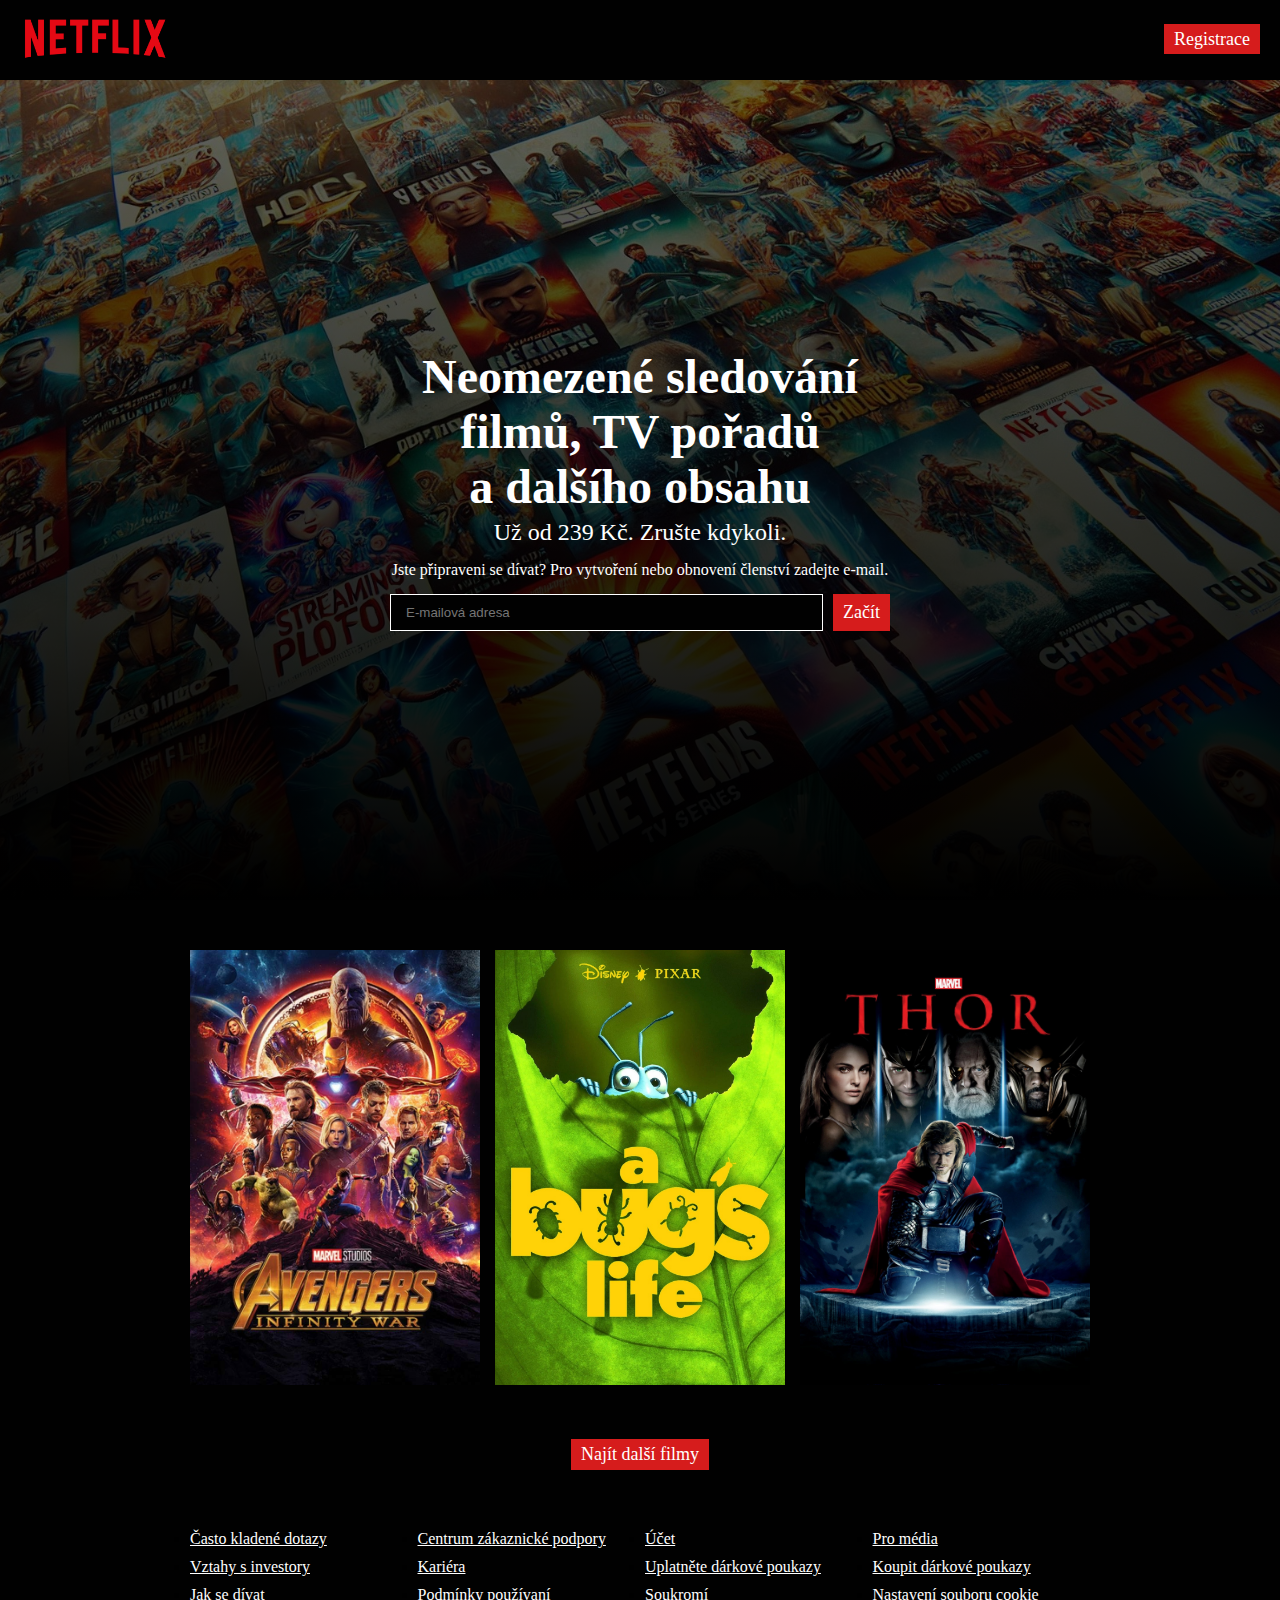
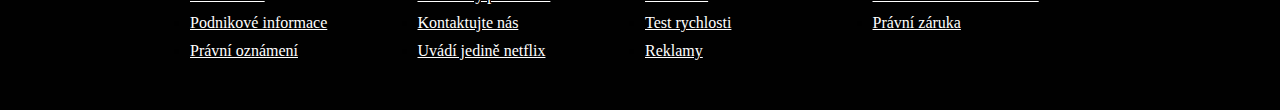
<file: index.html>
<!DOCTYPE html>
<html lang="en">
  <head>
    <meta charset="UTF-8" />
    <meta name="viewport" content="width=device-width, initial-scale=1.0" />
    <link
      rel="stylesheet"
      href="https://cdnjs.cloudflare.com/ajax/libs/font-awesome/6.7.2/css/all.min.css"
    />
    <link rel="stylesheet" href="style.css" />
    <link rel="stylesheet" href="query.css" />
    <title>Netflix</title>
  </head>
  <body>
    <!-- NAV SECTION -->
    <nav class="navigation">
      <div class="navigation-wrapper">
        <div class="logo-wrapper">
          <img class="logo" src="images/netflix-logo.png" alt="Logo netflixu" />
        </div>
        <div class="menu-button">
          <a href="signin.html" class="button">Registrace</a>
        </div>
      </div>
    </nav>

    <!-- HERO SECTION -->
    <section class="hero" id="hero">
      <div class="hero-box">
        <div class="hero-text">
          <h1>Neomezené sledování filmů, TV pořadů a&nbsp;dalšího obsahu</h1>
          <h2>Už od 239 Kč. Zrušte kdykoli.</h2>
          <p>
            Jste připraveni se dívat? Pro vytvoření nebo obnovení členství
            zadejte e-mail.
          </p>
        </div>
        <div class="hero-buttons">
          <form>
            <input
              type="text"
              placeholder="E-mailová adresa"
              class="input-content"
            />
            <input type="submit" value="Začít" class="button" />
          </form>
        </div>
      </div>
    </section>

    <!-- INFO SECTION -->
    <section class="info">
      <div class="img-box">
        <div class="img-item">
          <img src="images/avengers.jpg" alt="Úvodní plakát k filmu Avengers" />
        </div>
        <div class="img-item">
          <img
            src="images/bugs-life.jpeg"
            alt="Úvodní plakát k filmu Život brouka"
          />
        </div>
        <div class="img-item">
          <img src="images/thor.jpeg" alt="Úvodní plakát k filmu Thor" />
        </div>
      </div>
      <div class="button-wrapper">
        <a href="movies.html" class="button">Najít další filmy </a>
      </div>
    </section>

    <!--  Icon arrow-up -->
    <a class="scroll-to-top" id="scroll-to-top">
      <i class="fa-regular fa-circle-up"></i
    ></a>

    <!-- FOOTER SECTION -->
    <footer class="footer">
      <div class="footer-wrapper">
        <ul class="footer-list">
          <li class="footer-item"><a href="#">Často kladené dotazy</a></li>
          <li class="footer-item">
            <a href="#">Centrum zákaznické podpory</a>
          </li>
          <li class="footer-item"><a href="#">Účet</a></li>
          <li class="footer-item"><a href="#">Pro média</a></li>
          <li class="footer-item"><a href="#">Vztahy s investory</a></li>
          <li class="footer-item"><a href="#">Kariéra</a></li>
          <li class="footer-item"><a href="#">Uplatněte dárkové poukazy</a></li>
          <li class="footer-item"><a href="#">Koupit dárkové poukazy</a></li>
          <li class="footer-item"><a href="#">Jak se dívat</a></li>
          <li class="footer-item"><a href="#">Podmínky používaní</a></li>
          <li class="footer-item"><a href="#">Soukromí</a></li>
          <li class="footer-item"><a href="#">Nastavení souboru cookie</a></li>
          <li class="footer-item"><a href="#">Podnikové informace</a></li>
          <li class="footer-item"><a href="#">Kontaktujte nás</a></li>
          <li class="footer-item"><a href="#">Test rychlosti</a></li>
          <li class="footer-item"><a href="#">Právní záruka</a></li>
          <li class="footer-item"><a href="#">Právní oznámení</a></li>
          <li class="footer-item"><a href="#">Uvádí jedině netflix</a></li>
          <li class="footer-item"><a href="#">Reklamy</a></li>
        </ul>
      </div>
    </footer>
    <script src="script.js" defer></script>
  </body>
</html>
</file>
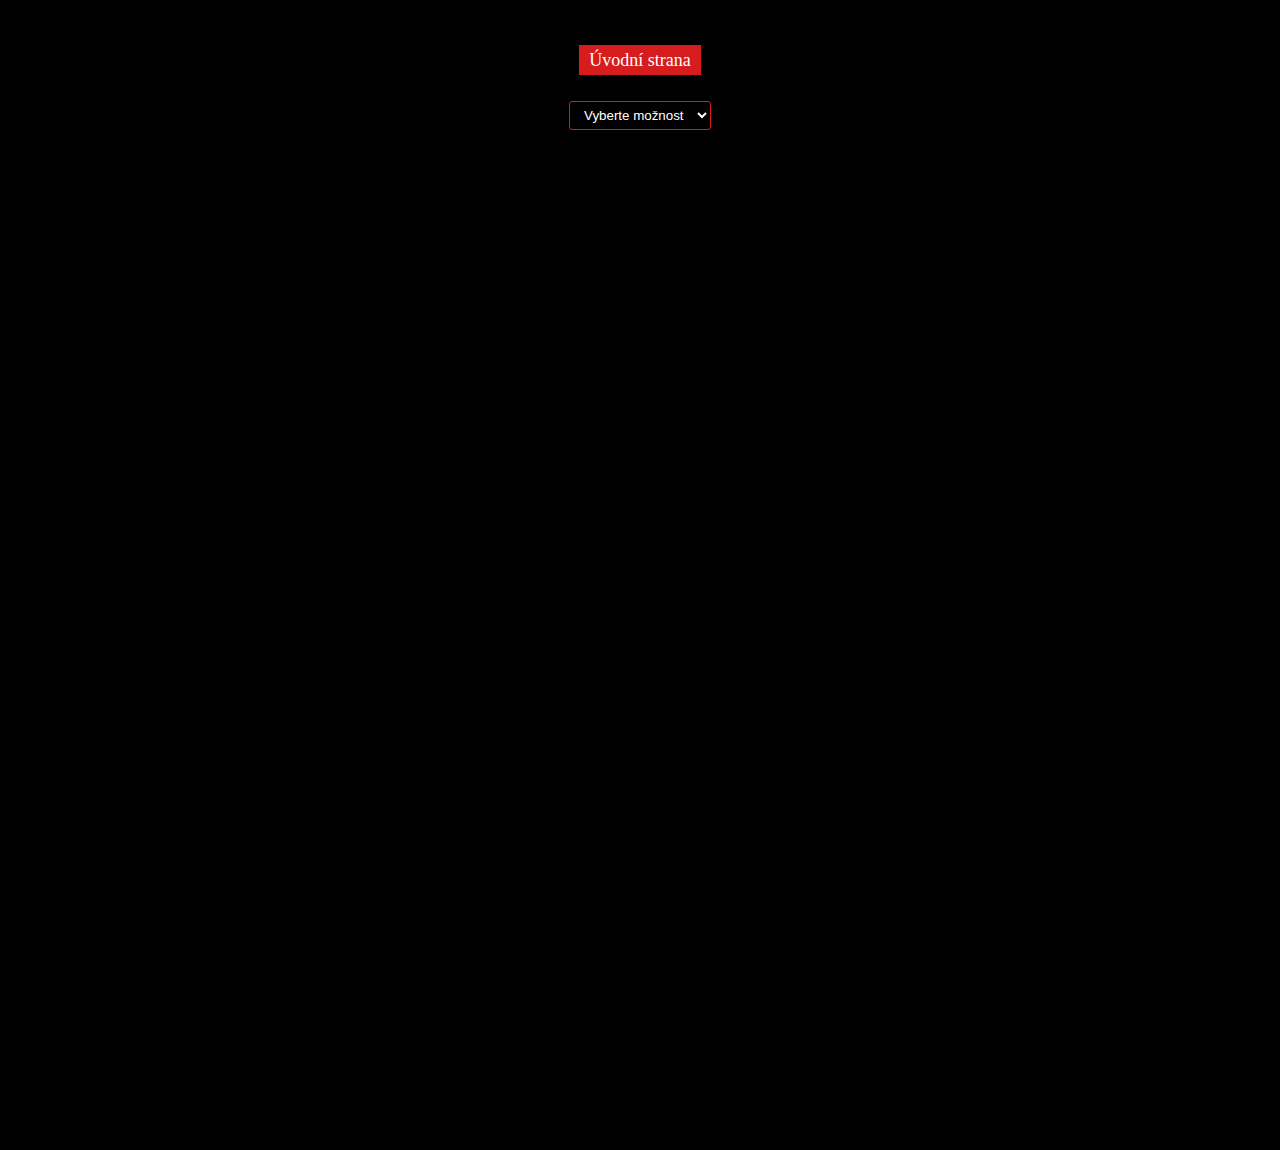
<file: movies.html>
<!DOCTYPE html>
<html lang="en">
  <head>
    <meta charset="UTF-8" />
    <meta name="viewport" content="width=device-width, initial-scale=1.0" />
    <link rel="stylesheet" href="style.css" />
    <link rel="stylesheet" href="query.css" />
    <title>Movies</title>
  </head>
  <body>
    <!-- CHOOSE BUTTON SECTION -->
    <section class="choose-button">
      <div class="movies-buttons">
        <div class="movies-button">
          <a href="index.html" class="button">Úvodní strana</a>
        </div>
        <div class="roller-button">
          <select name="roller" id="roller">
            <option value="" disabled selected>Vyberte možnost</option>
            <option value="girl">Girl</option>
            <option value="boy">Boy</option>
            <option value="avengers">Avengers</option>
            <option value="horor">Horor</option>
          </select>
        </div>
      </div>
    </section>

    <!-- MOVIES SECTION -->
    <section class="movies"></section>

    <script src="script-api.js"></script>
  </body>
</html>
</file>
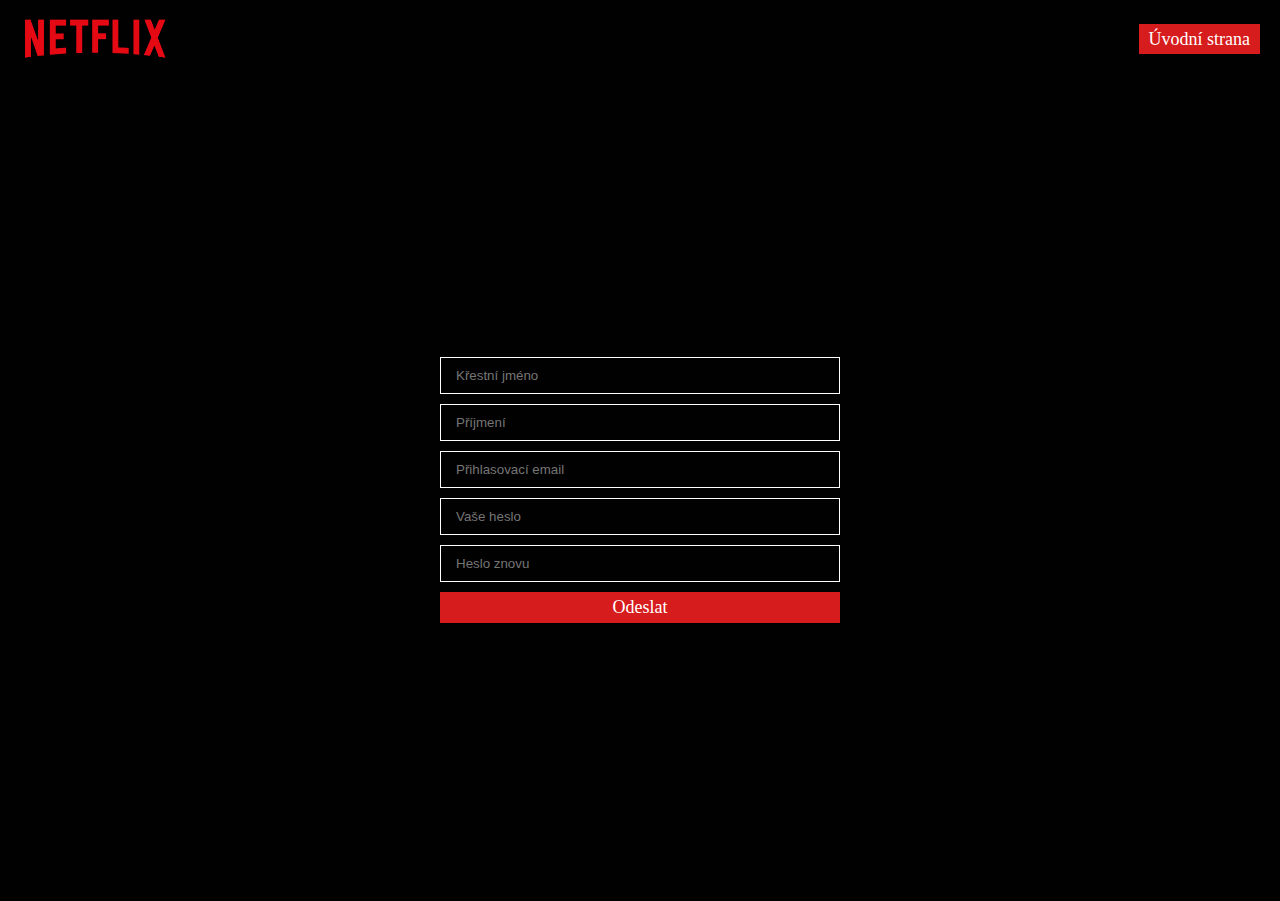
<file: signin.html>
<!DOCTYPE html>
<html lang="en">
  <head>
    <meta charset="UTF-8" />
    <meta name="viewport" content="width=device-width, initial-scale=1.0" />
    <link rel="stylesheet" href="style.css" />
    <link rel="stylesheet" href="query.css" />
    <title>Sign in</title>
  </head>
  <body>
    <!-- NAV SECTION -->
    <nav class="navigation navigation-signin">
      <div class="navigation-wrapper">
        <div class="logo-wrapper">
          <img class="logo" src="images/netflix-logo.png" alt="Logo netflixu" />
        </div>
        <div class="menu-button">
          <a href="index.html" class="button">Úvodní strana</a>
        </div>
      </div>
    </nav>

    <!-- HERO SECTION -->
    <section class="hero-signin">
      <form>
        <input
          type="text"
          placeholder="Křestní jméno"
          class="input-content"
          required
        />
        <input
          type="text"
          placeholder="Příjmení"
          class="input-content"
          required
        />
        <input
          type="email"
          placeholder="Přihlasovací email"
          class="input-content"
          required
        />
        <input
          type="password"
          placeholder="Vaše heslo"
          class="input-content"
          id="your-password"
          required
        />
        <input
          type="password"
          placeholder="Heslo znovu"
          class="input-content"
          id="your-password-control"
          required
        />
        <input type="submit" value="Odeslat" class="button" />
      </form>
    </section>
    <script src="script-login.js" defer></script>
  </body>
</html>
</file>
<file: style.css>
/* general */

:root {
  --primary-background: rgb(1, 1, 1);
  --primary-red: rgb(214, 28, 28);
  --secondary-red: rgb(227, 57, 57);
}

* {
  margin: 0;
  padding: 0;
  box-sizing: border-box;
}

body {
  background-color: var(--primary-background);
  font-family: "Times New Roman", Times, serif;
}

.button {
  font-family: "Times New Roman", Times, serif;
}

img {
  width: 100%;
  height: 100%;
  object-fit: cover;
}

/*  ----------------- index.html ----------------- */
/* nav ------------------- */
.navigation {
  background-color: var(--primary-background);

  position: fixed;
  top: 0;
  left: 0;
  width: 100%;

  z-index: 1000;
}

.navigation-wrapper {
  padding: 15px;
  display: flex;
  justify-content: space-between;
  align-items: center;
}

.logo-wrapper {
  width: 150px;
}

.button {
  background-color: var(--primary-red);
  padding: 5px 10px;
  border: none;
  color: white;
  cursor: pointer;
  font-size: 18px;
}

.menu-button a,
.button-wrapper a,
.movies-button a {
  text-decoration: none;
}

.button:hover {
  background-color: var(--secondary-red);
}

/* hero ----------------------------*/
.hero {
  margin-top: 79px;
  height: calc(100vh - 79px);

  background-image: linear-gradient(
      to bottom,
      rgba(0, 0, 0, 0.6),
      rgba(0, 0, 0, 1)
    ),
    url(images/background.jpg);
  background-size: cover;
  background-position: center;
  background-repeat: no-repeat;

  display: flex;
  justify-content: center;
  align-items: center;
}

.hero-box {
  width: 90%;
}

.hero-text {
  text-align: center;
  color: white;
}

.hero-text h1 {
  font-size: 48px;
}

.hero-text h2 {
  font-weight: normal;
  margin-top: 5px;
}

.hero-text p {
  margin-top: 15px;
}

.hero-buttons {
  margin-top: 15px;
}

.hero-buttons form {
  display: flex;
  flex-direction: column;
  gap: 10px;
}

.input-content {
  border: 1px solid white;
  background-color: var(--primary-background);
  color: white;
  padding: 10px 15px;
  flex: 1;
}

/* info ------------------ */

.info {
  max-width: 900px;
  margin: 0 auto;
  padding: 50px 0;
}

.img-box {
  display: flex;
  flex-direction: column;
  align-items: center;
  gap: 15px;
}

.img-item {
  width: 90%;
}

.img-item img {
  transition: transform 0.25s ease-in-out;
}

.img-item:hover img {
  transform: scale(1.05);
}

.button-wrapper {
  margin-top: 50px;
  display: flex;
  justify-content: center;
}

/* icon ------------------------------ */

.scroll-to-top {
  display: none;
  position: fixed;
  bottom: 30px;
  right: 30px;

  color: var(--primary-red);

  transition: all 0.3s linear;

  cursor: pointer;
}

.scroll-to-top i {
  font-size: 50px;
}

/* footer -------------------- */

.footer {
  max-width: 900px;
  margin: 0 auto;
  padding-bottom: 50px;
  width: 90%;
}

.footer-item {
  margin-top: 10px;
}

.footer-item a {
  color: white;
}

/*  ----------------- movies ----------------- */
/* choose button section */
.choose-button {
  margin-top: 50px;
}
.movies-buttons {
  display: flex;
  flex-direction: column;
  align-items: center;
}

.roller-button {
  margin-top: 30px;
}

.roller-button select {
  background-color: var(--primary-background);
  color: white;
  border: 1px solid var(--primary-red);
  padding: 5px 10px;
  border-radius: 3px;
}

select:invalid {
  color: gray;
}

/* movies section */
.movies {
  min-height: 100vh;
  margin: 60px 15px;
  display: flex;
  justify-content: center;
  align-items: center;
  flex-wrap: wrap;
  gap: 20px;
}

.movie-box {
  width: 200px;
  rotate: 5deg;
  transition: 0.3s;
}

.movie-box:hover {
  transform: scale(1.05);
  rotate: 0deg;
}

/* ----------------- signin ----------------- */

.navigation-signin {
  position: relative;
}

.hero-signin {
  height: calc(100vh - 79px);

  /* zarovnani na stred stranky */
  display: flex;
  justify-content: center;
  align-items: center;
}

.hero-signin form {
  width: 400px;
  display: flex;
  flex-direction: column;
  gap: 10px;
  margin: 0 15px;
}

input.input-content-ok,
input.input-content-ok:focus {
  border: 1px solid green;
  outline: none;
}

input.input-content-not-ok,
input.input-content-not-ok:focus {
  border: 1px solid red;
  outline: none;
}
</file>
<file: query.css>
@media (width > 576px) {
  .navigation-wrapper {
    padding: 15px 20px;
  }

  .hero-box {
    max-width: 500px;
  }

  .hero-buttons form {
    flex-direction: row;
    justify-content: space-between;
  }

  .img-box {
    flex-direction: row;
    justify-content: space-between;
  }

  .footer-list {
    display: flex;
    flex-wrap: wrap;
    column-gap: 10px;
  }

  .footer-item {
    width: calc((100% - 10px) / 2);
  }
}

@media (width > 992px) {
  .footer-item {
    width: calc((100% - 30px) / 4);
  }
}
</file>
